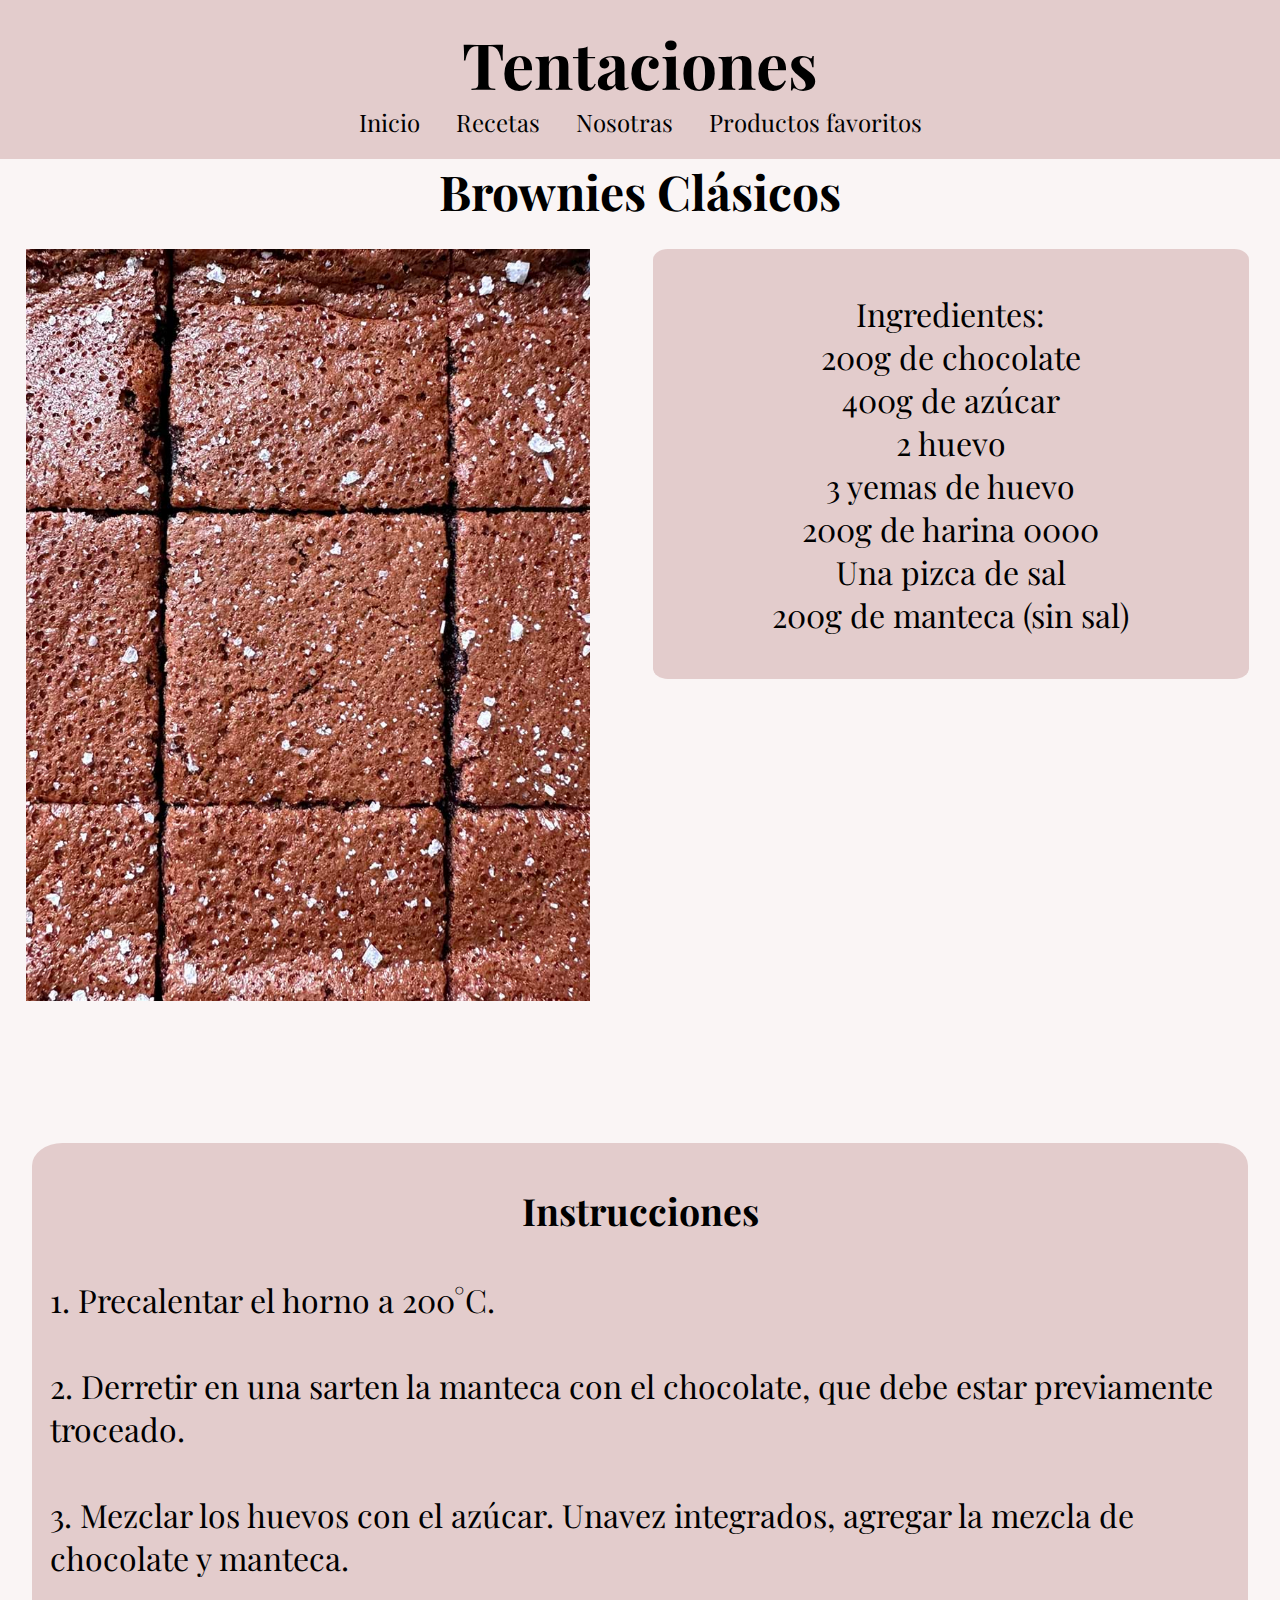
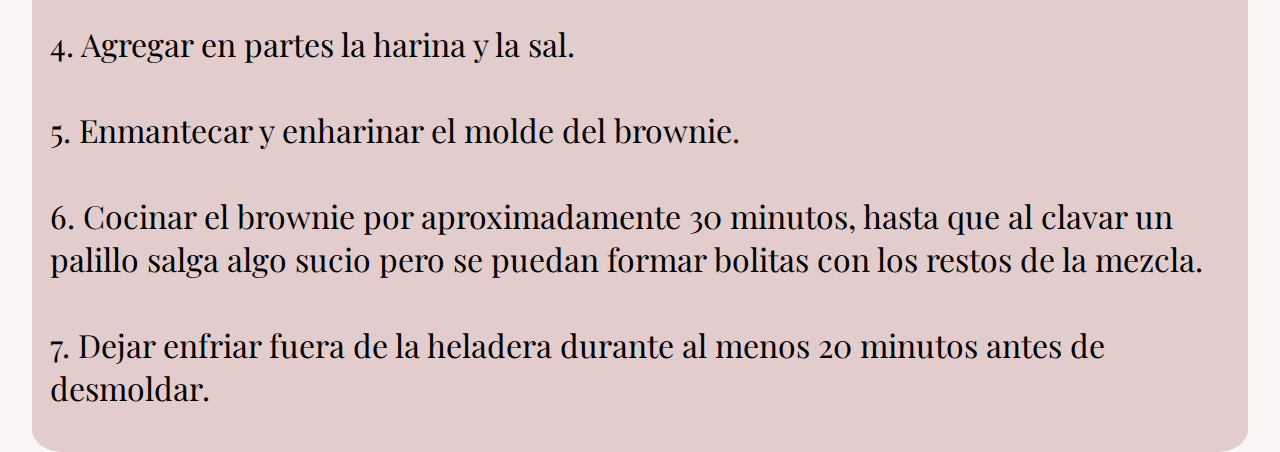
<file: receta1.html>
<html lang="en">
  <head>
    <meta charset="UTF-8">
    <meta http-equiv="X-UA-Compatible" content="IE=edge">
    <meta name="viewport" content="width=device-width, initial-scale=1.0">
    <title>Document</title>
    <link href="style.css" rel="stylesheet" type="text/css">

    <link rel="preconnect" href="https://fonts.googleapis.com">
    <link rel="preconnect" href="https://fonts.gstatic.com" crossorigin>
    <link href="https://fonts.googleapis.com/css2?family=Playfair+Display:ital,wght@0,400..900;1,400..900&display=swap"
      rel="stylesheet">
  </head>

<body>
  <header>
    <nav>
      <br>
        <a href="index.html" class="botoninicio">
        <h1>Tentaciones</h1>
        </a>
      <div class="menu1">
        <a href="index.html" class="boton">Inicio</a>
        <a href="seccion2.html" class="boton">Recetas</a>
        <a href="seccion3.html" class="boton">Nosotras</a>
        <a href="seccion4.html" class="boton">Productos favoritos</a>
    </nav>
    </div>
    <br>
  </header>

  <main>
    <h2>Brownies Clásicos</h2>
    <div class="grid-receta1">
      <div class="grid-receta-images">
        <img src="images/brownie clásico.jpg" alt="brownie">
      </div>
      <div class="grid-receta-ing">
        <br>
        <p>Ingredientes:</p>
        <p>200g de chocolate</p>
        <p>400g de azúcar</p>
        <p>2 huevo</p>
        <p>3 yemas de huevo</p>
        <p>200g de harina 0000</p>
        <p>Una pizca de sal</p>
        <P>200g de manteca (sin sal)</P>
        <br>
      </div>
    </div>
    <div class="grid-receta2">
      <br>
      <h3>Instrucciones</h3>
      <br>
      <div class="grid-receta2-texto">
        <p>1. Precalentar el horno a 200°C.</p>
        <br>
        <p>2. Derretir en una sarten la manteca con el chocolate, que debe estar previamente troceado.</p>
        <br>
        <p>3. Mezclar los huevos con el azúcar. Unavez integrados, agregar la mezcla de chocolate y manteca.</p>
        <br>
        <p>4. Agregar en partes la harina y la sal.</p>
        <br>
        <p>5. Enmantecar y enharinar el molde del brownie.</p>
        <br>
        <p>6. Cocinar el brownie por aproximadamente 30 minutos, hasta que al clavar un palillo salga algo sucio pero se puedan formar bolitas con los restos de la mezcla.</p>
        <br>
        <p>7. Dejar enfriar fuera de la heladera durante al menos 20 minutos antes de desmoldar.</p>
        <br>
      </div>
    </div>
  </main>
</body>
</html>
</file>
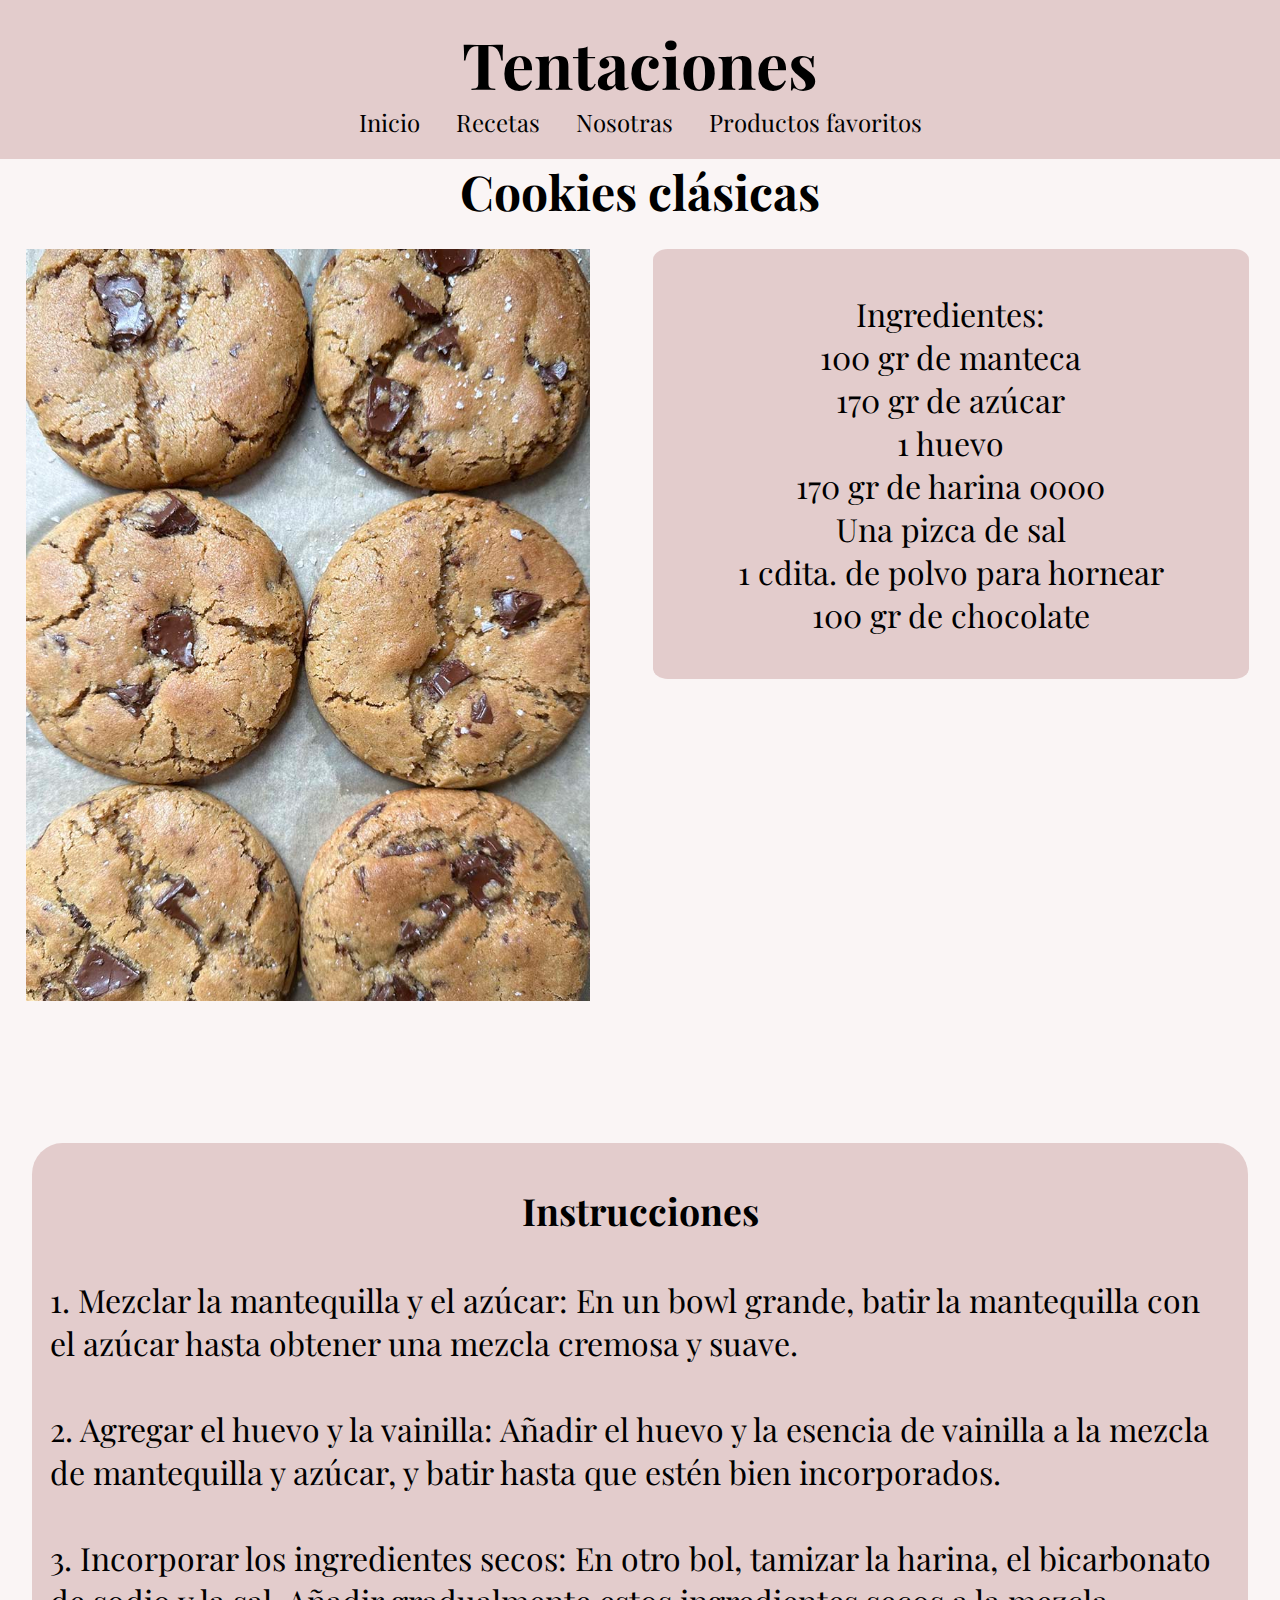
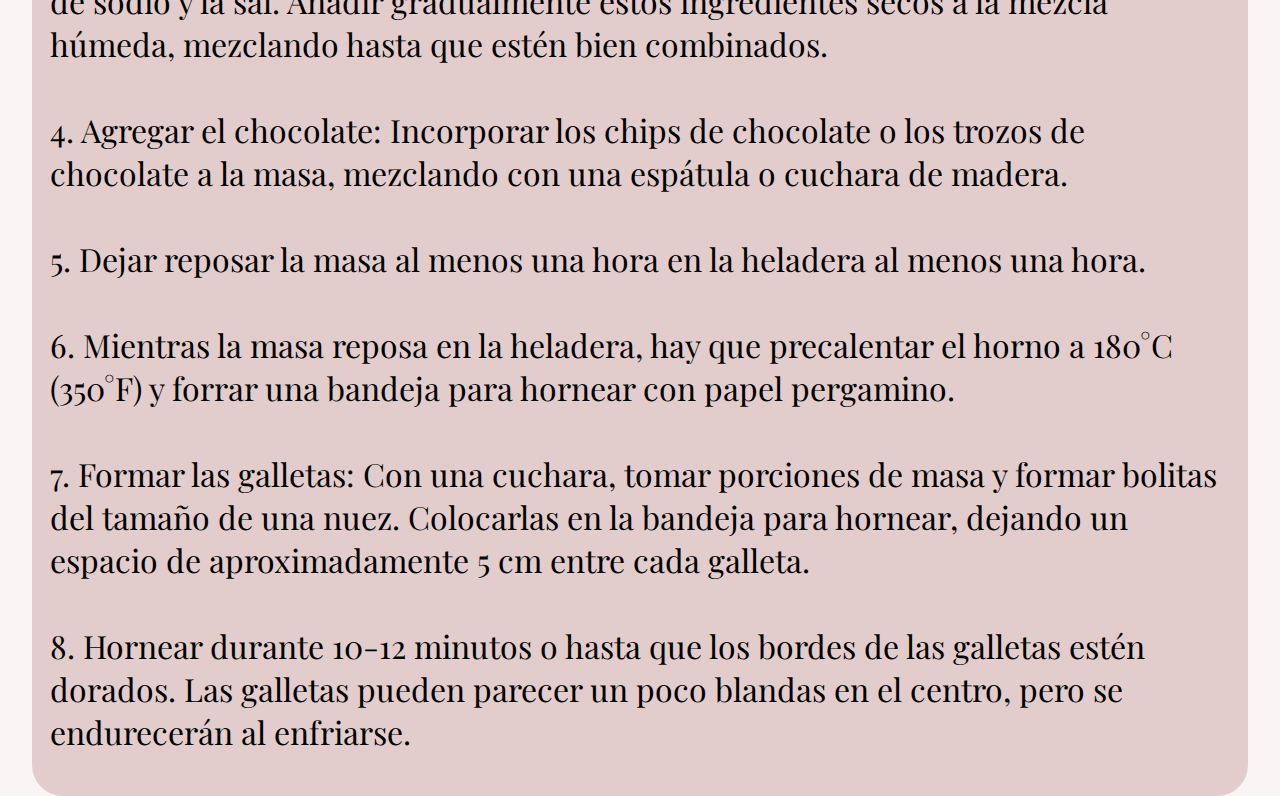
<file: receta3.html>
<html lang="en">

<head>
  <meta charset="UTF-8">
  <meta http-equiv="X-UA-Compatible" content="IE=edge">
  <meta name="viewport" content="width=device-width, initial-scale=1.0">
  <title>Tentaciones</title>
  <link href="style.css" rel="stylesheet" type="text/css">

  <link rel="preconnect" href="https://fonts.googleapis.com">
  <link rel="preconnect" href="https://fonts.gstatic.com" crossorigin>
  <link href="https://fonts.googleapis.com/css2?family=Playfair+Display:ital,wght@0,400..900;1,400..900&display=swap"
    rel="stylesheet">
</head>
  
  <body>
    <header>
      <nav>
        <br>
          <a href="index.html" class="botoninicio">
          <h1>Tentaciones</h1>
          </a>
        <div class="menu1">
          <a href="index.html" class="boton">Inicio</a>
          <a href="seccion2.html" class="boton">Recetas</a>
          <a href="seccion3.html" class="boton">Nosotras</a>
          <a href="seccion4.html" class="boton">Productos favoritos</a>
      </nav>
      </div>
      <br>
    </header>

    <main>
      <h2>Cookies clásicas</h2>
      <div class="grid-receta1">
        <div class="grid-receta-images">
          <img src="images/cookies clasicas.jpg" alt="brownie">
        </div>
        <div class="grid-receta-ing">
          <br>
          <p>Ingredientes:</p>
          <p>100 gr de manteca</p>
          <p>170 gr de azúcar</p>
          <p>1 huevo</p>
          <p>170 gr de harina 0000</p>
          <p>Una pizca de sal</p>
          <P>1 cdita. de polvo para hornear</P>
          <P>100 gr de chocolate</P>
          <br>
        </div>
      </div>
      <div class="grid-receta2">
        <br>
        <h3>Instrucciones</h3>
        <br>
        <div class="grid-receta2-texto">
          <p>1. Mezclar la mantequilla y el azúcar: En un bowl grande, batir la mantequilla con el azúcar hasta obtener una mezcla cremosa y suave.</p>
          <br>
          <p>2. Agregar el huevo y la vainilla: Añadir el huevo y la esencia de vainilla a la mezcla de mantequilla y azúcar, y batir hasta que estén bien incorporados.</p>
          <br>
          <p>3. Incorporar los ingredientes secos: En otro bol, tamizar la harina, el bicarbonato de sodio y la sal. Añadir gradualmente estos ingredientes secos a la mezcla húmeda, mezclando hasta que estén bien combinados.</p>
          <br>
          <p>4. Agregar el chocolate: Incorporar los chips de chocolate o los trozos de chocolate a la masa, mezclando con una espátula o cuchara de madera.</p>
          <br>
          <p>5. Dejar reposar la masa al menos una hora en la heladera al menos una hora.</p>
          <br>
          <p>6. Mientras la masa reposa en la heladera, hay que precalentar el horno a 180°C (350°F) y forrar una bandeja para hornear con papel pergamino.</p>
          <br>
          <p>7. Formar las galletas: Con una cuchara, tomar porciones de masa y formar bolitas del tamaño de una nuez. Colocarlas en la bandeja para hornear, dejando un espacio de aproximadamente 5 cm entre cada galleta.</p>
          <br>
          <p>8. Hornear durante 10-12 minutos o hasta que los bordes de las galletas estén dorados. Las galletas pueden parecer un poco blandas en el centro, pero se endurecerán al enfriarse.</p>
          <br>
        </div>
      </div>
    </main>
  </body>
  </html>
</file>
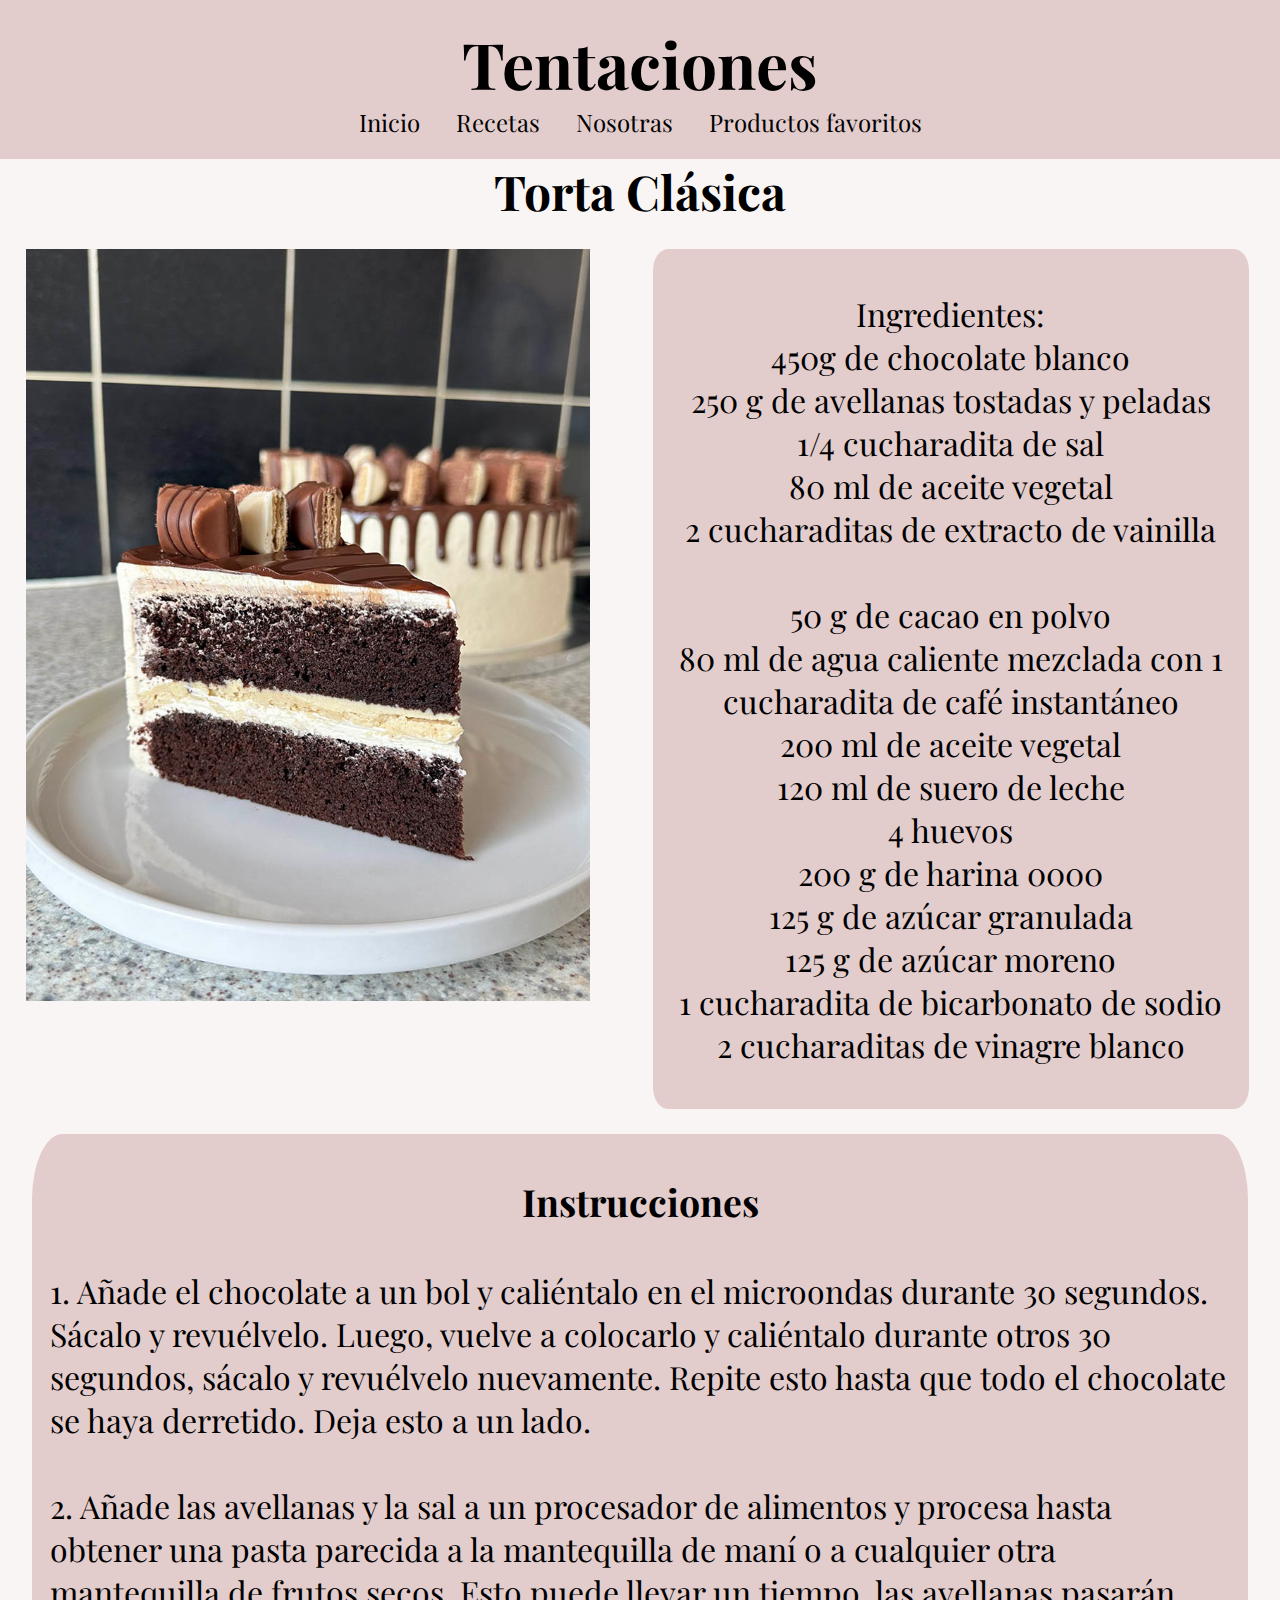
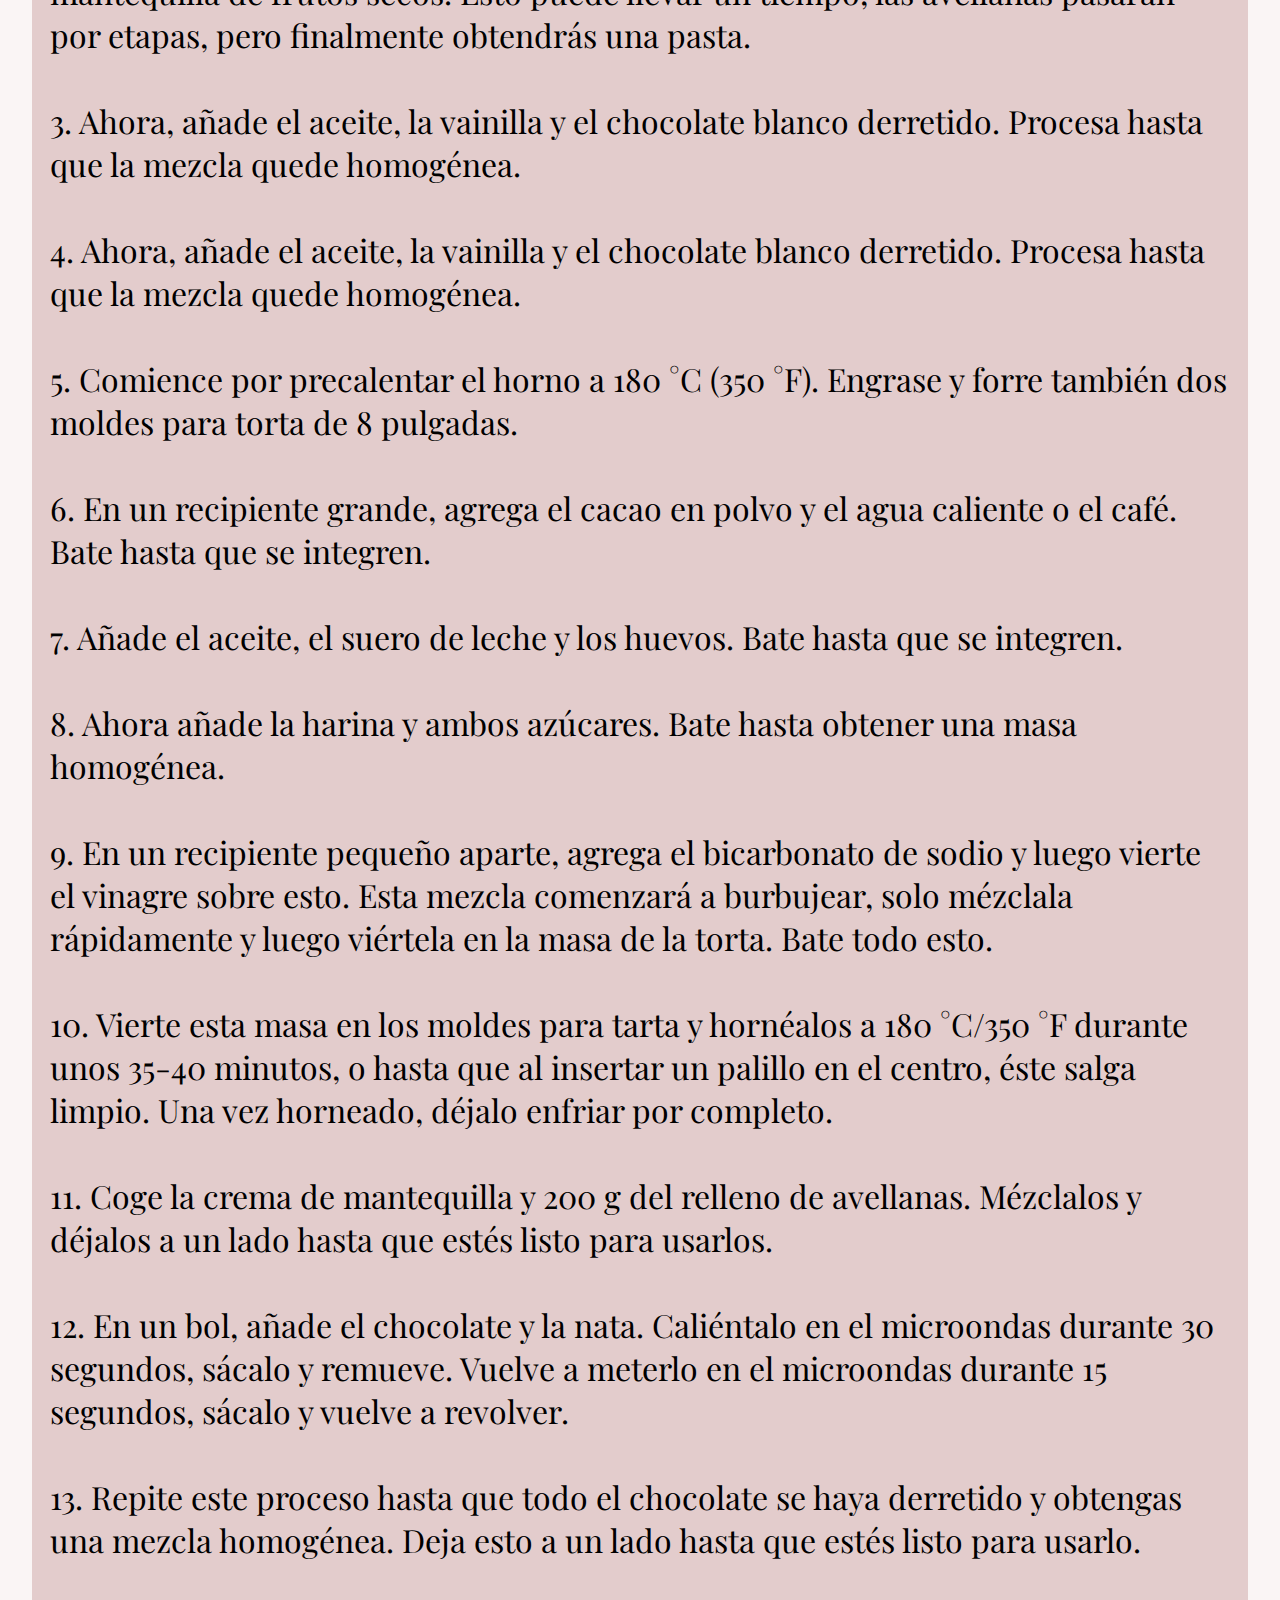
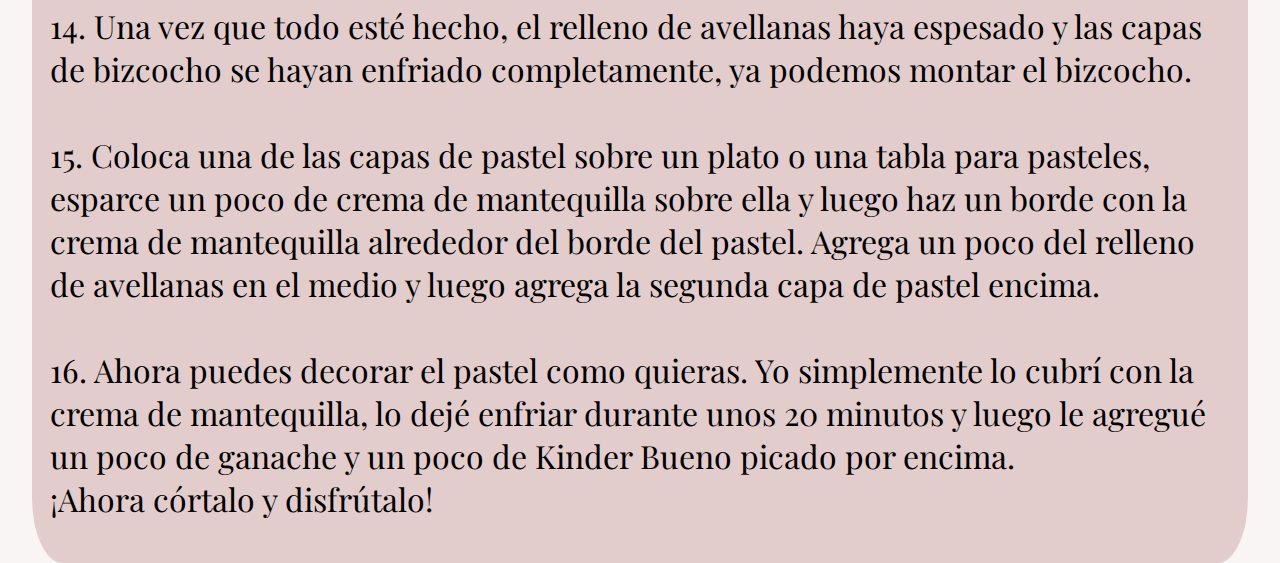
<file: receta4.html>
<html lang="en">
  <head>
    <meta charset="UTF-8">
    <meta http-equiv="X-UA-Compatible" content="IE=edge">
    <meta name="viewport" content="width=device-width, initial-scale=1.0">
    <title>Document</title>
    <link href="style.css" rel="stylesheet" type="text/css">

    <link rel="preconnect" href="https://fonts.googleapis.com">
    <link rel="preconnect" href="https://fonts.gstatic.com" crossorigin>
    <link href="https://fonts.googleapis.com/css2?family=Playfair+Display:ital,wght@0,400..900;1,400..900&display=swap"
      rel="stylesheet">
  </head>

<body>
  <header>
    <nav>
      <br>
        <a href="index.html" class="botoninicio">
        <h1>Tentaciones</h1>
        </a>
      <div class="menu1">
        <a href="index.html" class="boton">Inicio</a>
        <a href="seccion2.html" class="boton">Recetas</a>
        <a href="seccion3.html" class="boton">Nosotras</a>
        <a href="seccion4.html" class="boton">Productos favoritos</a>
    </nav>
    </div>
    <br>
  </header>

  <main>
    <h2>Torta Clásica</h2>
    <div class="grid-receta1">
      <div class="grid-receta4-images">
        <img src="images/torta kinder.jpg" alt="brownie">
      </div>
      <div class="grid-receta4-ing">
        <br>
        <p>Ingredientes:</p>
        <p>450g de chocolate blanco</p>
        <p>250 g de avellanas tostadas y peladas</p>
        <p>1/4 cucharadita de sal</p>
        <p>80 ml de aceite vegetal</p>
        <p>2 cucharaditas de extracto de vainilla</p>
        <br>
        <P>50 g de cacao en polvo</P>
        <p>80 ml de agua caliente mezclada con 1 cucharadita de café instantáneo</p>
        <p>200 ml de aceite vegetal</p>
        <p>120 ml de suero de leche</p>
        <p>4 huevos</p>
        <p>200 g de harina 0000</p>
        <p>125 g de azúcar granulada</p>
        <p>125 g de azúcar moreno</p>
        <p>1 cucharadita de bicarbonato de sodio</p>
        <p>2 cucharaditas de vinagre blanco</p>
        <br>
      </div>
    </div>
    <div class="grid-receta2">
      <br>
      <h3>Instrucciones</h3>
      <br>
      <div class="grid-receta2-texto">
        <p>1. Añade el chocolate a un bol y caliéntalo en el microondas durante 30 segundos. Sácalo y revuélvelo. Luego, vuelve a colocarlo y caliéntalo durante otros 30 segundos, sácalo y revuélvelo nuevamente. Repite esto hasta que todo el chocolate se haya derretido. Deja esto a un lado.</p>
        <br>
        <p>2. Añade las avellanas y la sal a un procesador de alimentos y procesa hasta obtener una pasta parecida a la mantequilla de maní o a cualquier otra mantequilla de frutos secos. Esto puede llevar un tiempo, las avellanas pasarán por etapas, pero finalmente obtendrás una pasta.</p>
        <br>
        <p>3. Ahora, añade el aceite, la vainilla y el chocolate blanco derretido. Procesa hasta que la mezcla quede homogénea.</p>
        <br>
        <p>4. Ahora, añade el aceite, la vainilla y el chocolate blanco derretido. Procesa hasta que la mezcla quede homogénea.</p>
        <br>
        <p>5. Comience por precalentar el horno a 180 °C (350 °F). Engrase y forre también dos moldes para torta de 8 pulgadas.</p>
        <br>
        <p>6. En un recipiente grande, agrega el cacao en polvo y el agua caliente o el café. Bate hasta que se integren.</p>
        <br>
        <p>7. Añade el aceite, el suero de leche y los huevos. Bate hasta que se integren.</p>
        <br>
        <p>8. Ahora añade la harina y ambos azúcares. Bate hasta obtener una masa homogénea.</p>
        <br>
        <p>9. En un recipiente pequeño aparte, agrega el bicarbonato de sodio y luego vierte el vinagre sobre esto. Esta mezcla comenzará a burbujear, solo mézclala rápidamente y luego viértela en la masa de la torta. Bate todo esto.</p>
        <br>
        <p>10. Vierte esta masa en los moldes para tarta y hornéalos a 180 °C/350 °F durante unos 35-40 minutos, o hasta que al insertar un palillo en el centro, éste salga limpio. Una vez horneado, déjalo enfriar por completo.</p>
        <br>
        <p>11. Coge la crema de mantequilla y 200 g del relleno de avellanas. Mézclalos y déjalos a un lado hasta que estés listo para usarlos.</p>
        <br>
        <p>12. En un bol, añade el chocolate y la nata. Caliéntalo en el microondas durante 30 segundos, sácalo y remueve. Vuelve a meterlo en el microondas durante 15 segundos, sácalo y vuelve a revolver.</p>
        <br>
        <p>13. Repite este proceso hasta que todo el chocolate se haya derretido y obtengas una mezcla homogénea. Deja esto a un lado hasta que estés listo para usarlo.</p>
        <br>
        <p>14. Una vez que todo esté hecho, el relleno de avellanas haya espesado y las capas de bizcocho se hayan enfriado completamente, ya podemos montar el bizcocho.</p>
        <br>
        <p>15. Coloca una de las capas de pastel sobre un plato o una tabla para pasteles, esparce un poco de crema de mantequilla sobre ella y luego haz un borde con la crema de mantequilla alrededor del borde del pastel. Agrega un poco del relleno de avellanas en el medio y luego agrega la segunda capa de pastel encima.</p>
        <br>
        <p>16. Ahora puedes decorar el pastel como quieras. Yo simplemente lo cubrí con la crema de mantequilla, lo dejé enfriar durante unos 20 minutos y luego le agregué un poco de ganache y un poco de Kinder Bueno picado por encima.
</p>
        <p>¡Ahora córtalo y disfrútalo!</p>
        <br>
      </div>
    </div>
  </main>
</body>
</html>
</file>
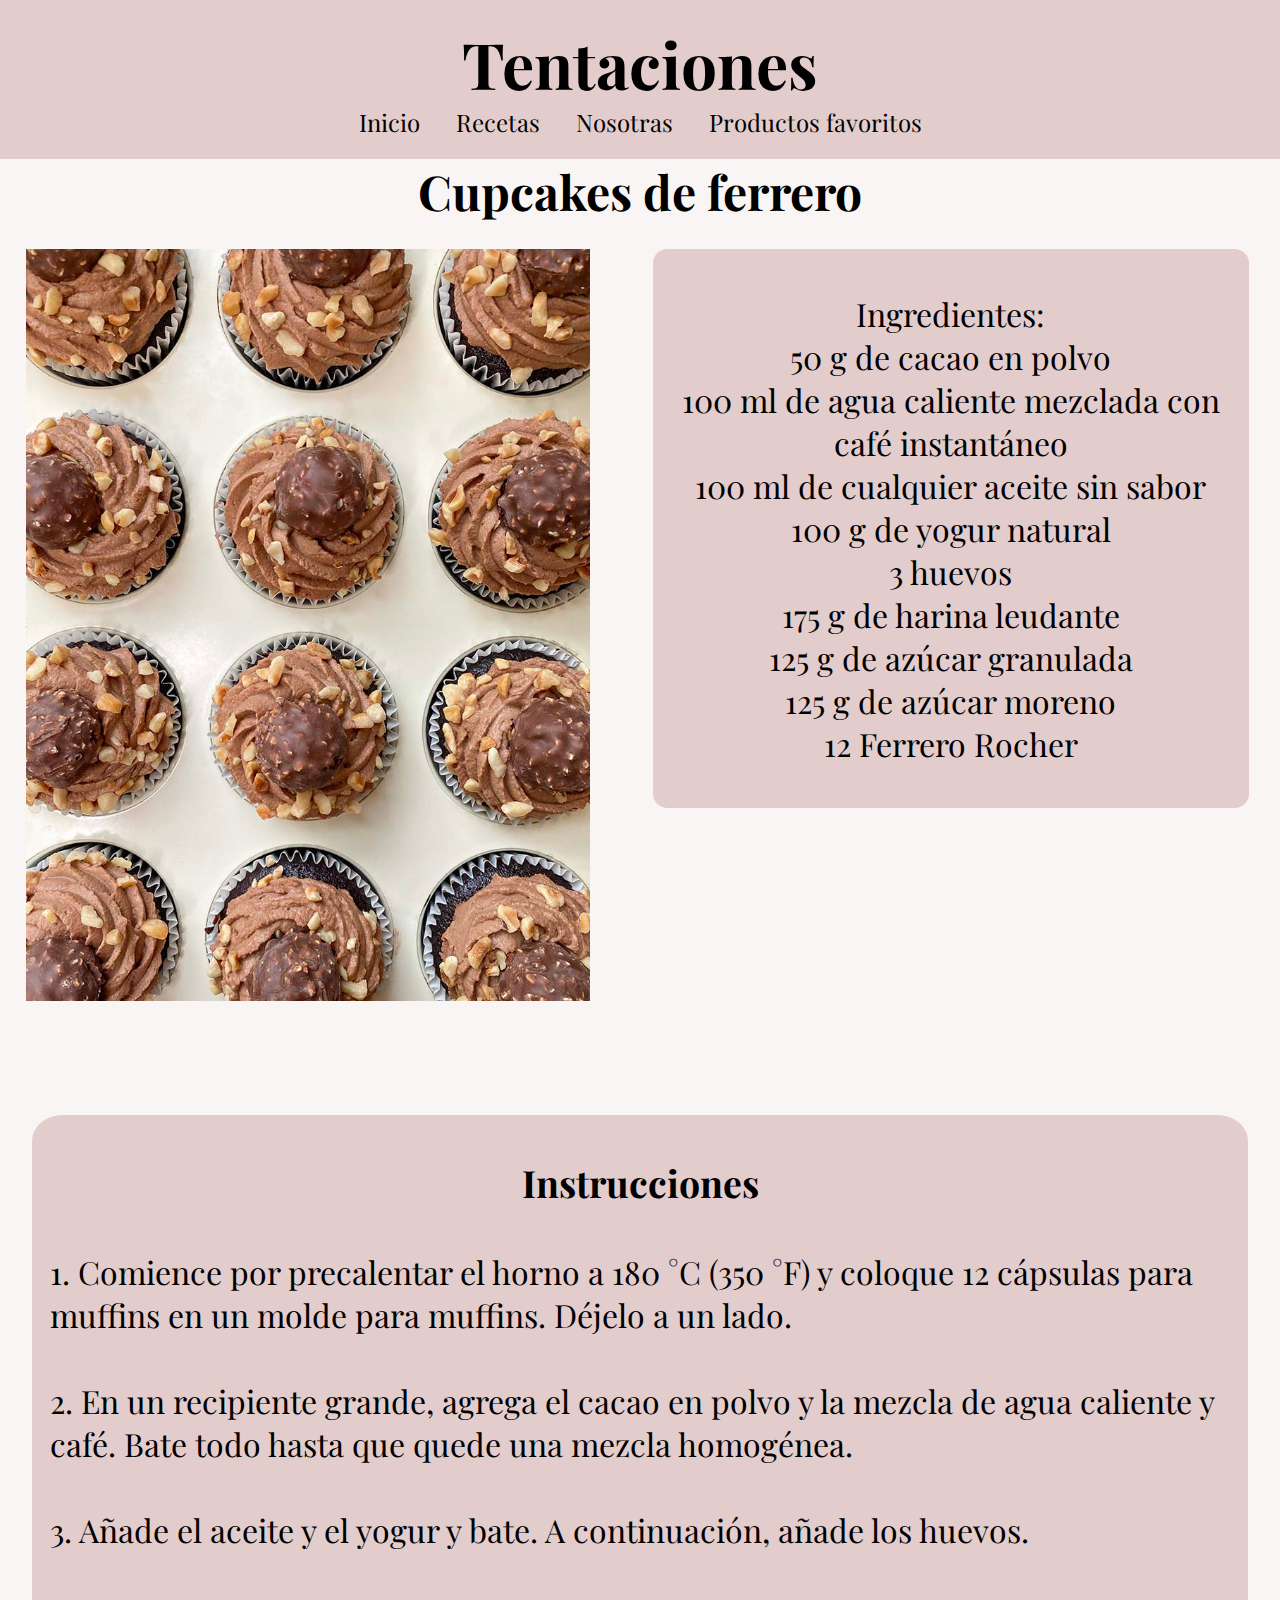
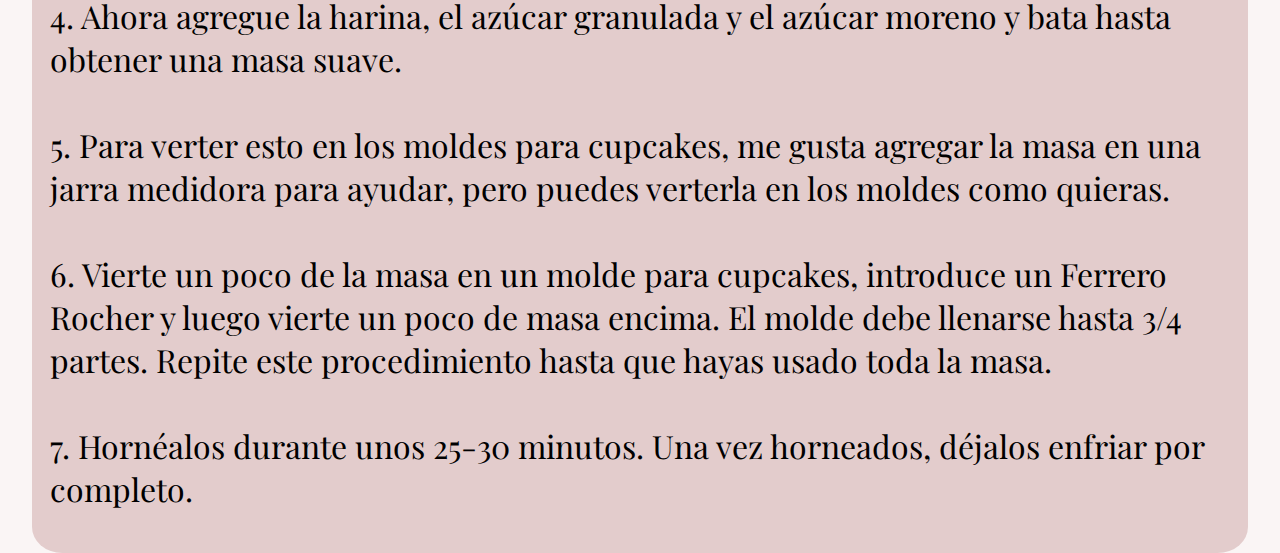
<file: receta5.html>
<html lang="en">

<head>
  <meta charset="UTF-8">
  <meta http-equiv="X-UA-Compatible" content="IE=edge">
  <meta name="viewport" content="width=device-width, initial-scale=1.0">
  <title>Tentaciones</title>
  <link href="style.css" rel="stylesheet" type="text/css">

  <link rel="preconnect" href="https://fonts.googleapis.com">
  <link rel="preconnect" href="https://fonts.gstatic.com" crossorigin>
  <link href="https://fonts.googleapis.com/css2?family=Playfair+Display:ital,wght@0,400..900;1,400..900&display=swap"
    rel="stylesheet">
</head>

  <body>
    <header>
      <nav>
        <br>
          <a href="index.html" class="botoninicio">
          <h1>Tentaciones</h1>
          </a>
        <div class="menu1">
          <a href="index.html" class="boton">Inicio</a>
          <a href="seccion2.html" class="boton">Recetas</a>
          <a href="seccion3.html" class="boton">Nosotras</a>
          <a href="seccion4.html" class="boton">Productos favoritos</a>
      </nav>
      </div>
      <br>
    </header>

    <main>
      <h2>Cupcakes de ferrero</h2>
      <div class="grid-receta1">
        <div class="grid-receta5-images">
          <img src="images/ferrero cupcakes.jpg" alt="brownie">
        </div>
        <div class="grid-receta5-ing">
          <br>
          <p>Ingredientes:</p>
          <p>50 g de cacao en polvo</p>
          <p>100 ml de agua caliente mezclada con café instantáneo</p>
          <p>100 ml de cualquier aceite sin sabor</p>
          <p>100 g de yogur natural</p>
          <p>3 huevos</p>
          <P>175 g de harina leudante</P>
          <P>125 g de azúcar granulada</P>
          <p>125 g de azúcar moreno</p>
          <p>12 Ferrero Rocher</p>
          <br>
        </div>
      </div>
      <div class="grid-receta2">
        <br>
        <h3>Instrucciones</h3>
        <br>
        <div class="grid-receta2-texto">
          <p>1. Comience por precalentar el horno a 180 °C (350 °F) y coloque 12 cápsulas para muffins en un molde para muffins. Déjelo a un lado.</p>
          <br>
          <p>2. En un recipiente grande, agrega el cacao en polvo y la mezcla de agua caliente y café. Bate todo hasta que quede una mezcla homogénea.</p>
          <br>
          <p>3. Añade el aceite y el yogur y bate. A continuación, añade los huevos.</p>
          <br>
          <p>4. Ahora agregue la harina, el azúcar granulada y el azúcar moreno y bata hasta obtener una masa suave.</p>
          <br>
          <p>5. Para verter esto en los moldes para cupcakes, me gusta agregar la masa en una jarra medidora para ayudar, pero puedes verterla en los moldes como quieras.</p>
          <br>
          <p>6. Vierte un poco de la masa en un molde para cupcakes, introduce un Ferrero Rocher y luego vierte un poco de masa encima. El molde debe llenarse hasta 3/4 partes. Repite este procedimiento hasta que hayas usado toda la masa.</p>
          <br>
          <p>7. Hornéalos durante unos 25-30 minutos. Una vez horneados, déjalos enfriar por completo.</p>
          <br>
        </div>
      </div>
    </main>
  </body>
  </html>
</file>
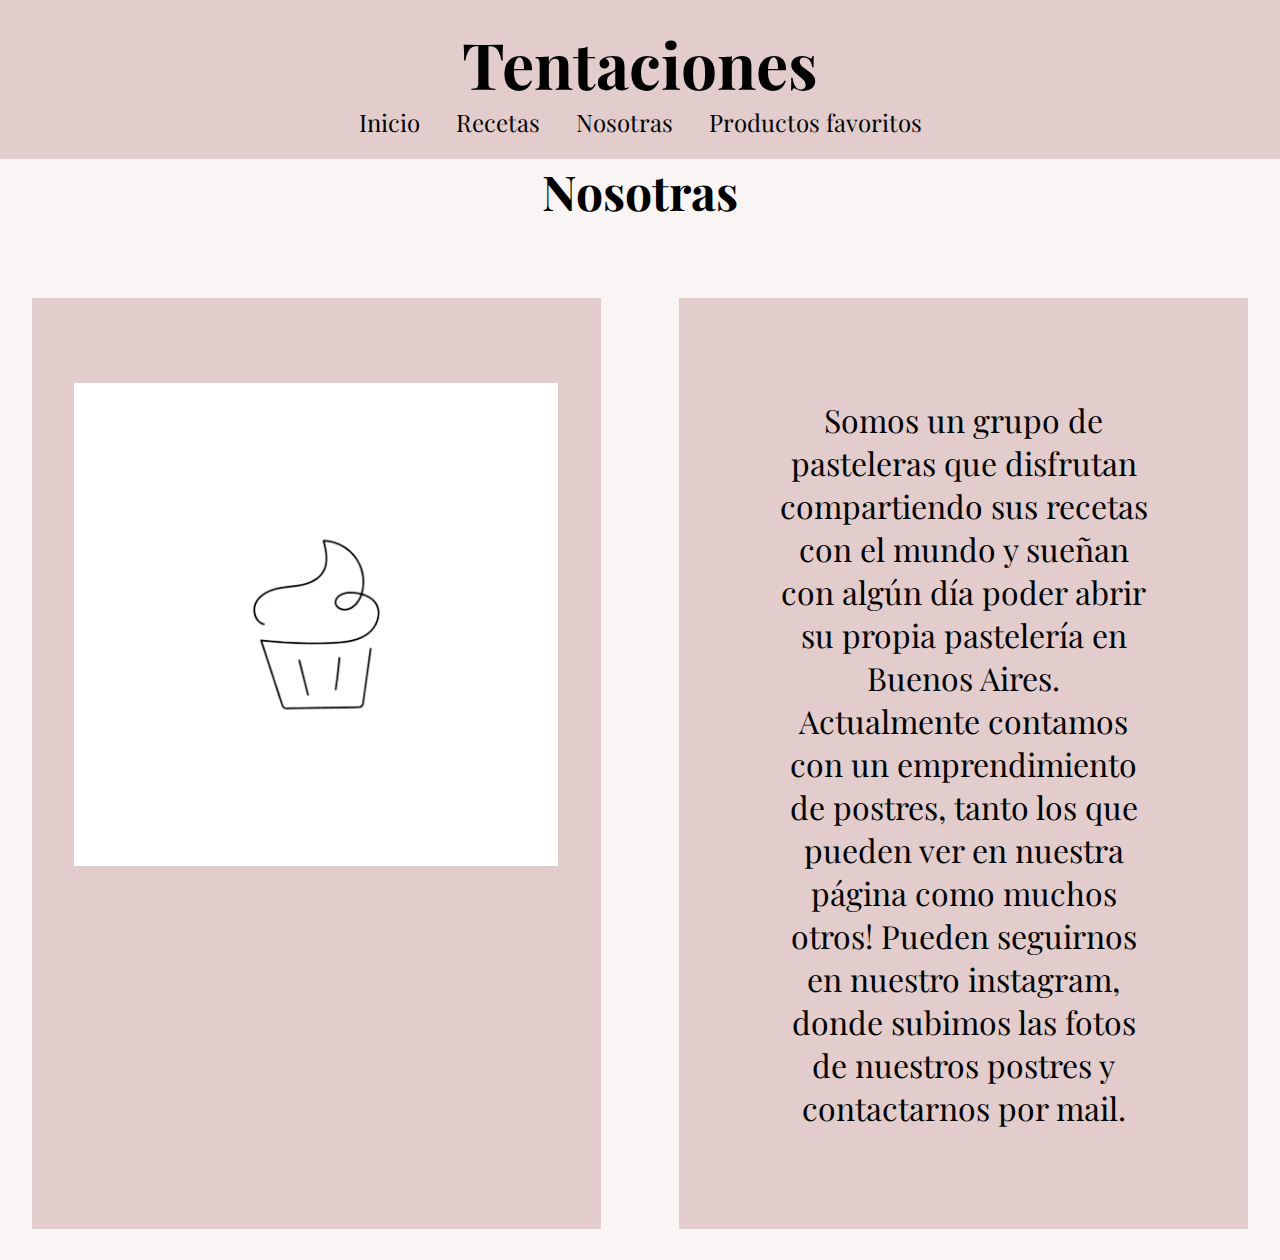
<file: seccion3.html>
<head>
  <meta charset="UTF-8">
  <meta http-equiv="X-UA-Compatible" content="IE=edge">
  <meta name="viewport" content="width=device-width, initial-scale=1.0">
  <title>Document</title>
  <link href="style.css" rel="stylesheet" type="text/css">

  <link rel="preconnect" href="https://fonts.googleapis.com">
  <link rel="preconnect" href="https://fonts.gstatic.com" crossorigin>
  <link href="https://fonts.googleapis.com/css2?family=Playfair+Display:ital,wght@0,400..900;1,400..900&display=swap"
    rel="stylesheet">
</head>

<body>
  <header>
    <nav>
      <br>
        <a href="index.html" class="botoninicio">
        <h1>Tentaciones</h1>
        </a>
      <div class="menu1">
        <a href="index.html" class="boton">Inicio</a>
        <a href="seccion2.html" class="boton">Recetas</a>
        <a href="seccion3.html" class="boton">Nosotras</a>
        <a href="seccion4.html" class="boton">Productos favoritos</a>
    </nav>
    </div>
    <br>
  </header>
  <main>
    <h2>Nosotras</h2>
    <br>
    <div class="grid-nosotras-container">

      <div class="grid-nosotras-item">
        <img src="images/f0e5b4364a23731739449fcfca02aaac-removebg-preview (1).png" alt="logo">
      </div>

      <div class="grid-nosotras-texto">
        <p>Somos un grupo de pasteleras que disfrutan compartiendo sus recetas con el mundo y sueñan con algún día poder abrir su propia pastelería en Buenos Aires.
        Actualmente contamos con un emprendimiento de postres, tanto los que pueden ver en nuestra página como muchos otros!
        Pueden seguirnos en nuestro instagram, donde subimos las fotos de nuestros postres y contactarnos por mail.
</p>
      </div>

    </div>
  </main>
</body>
</html>
</file>
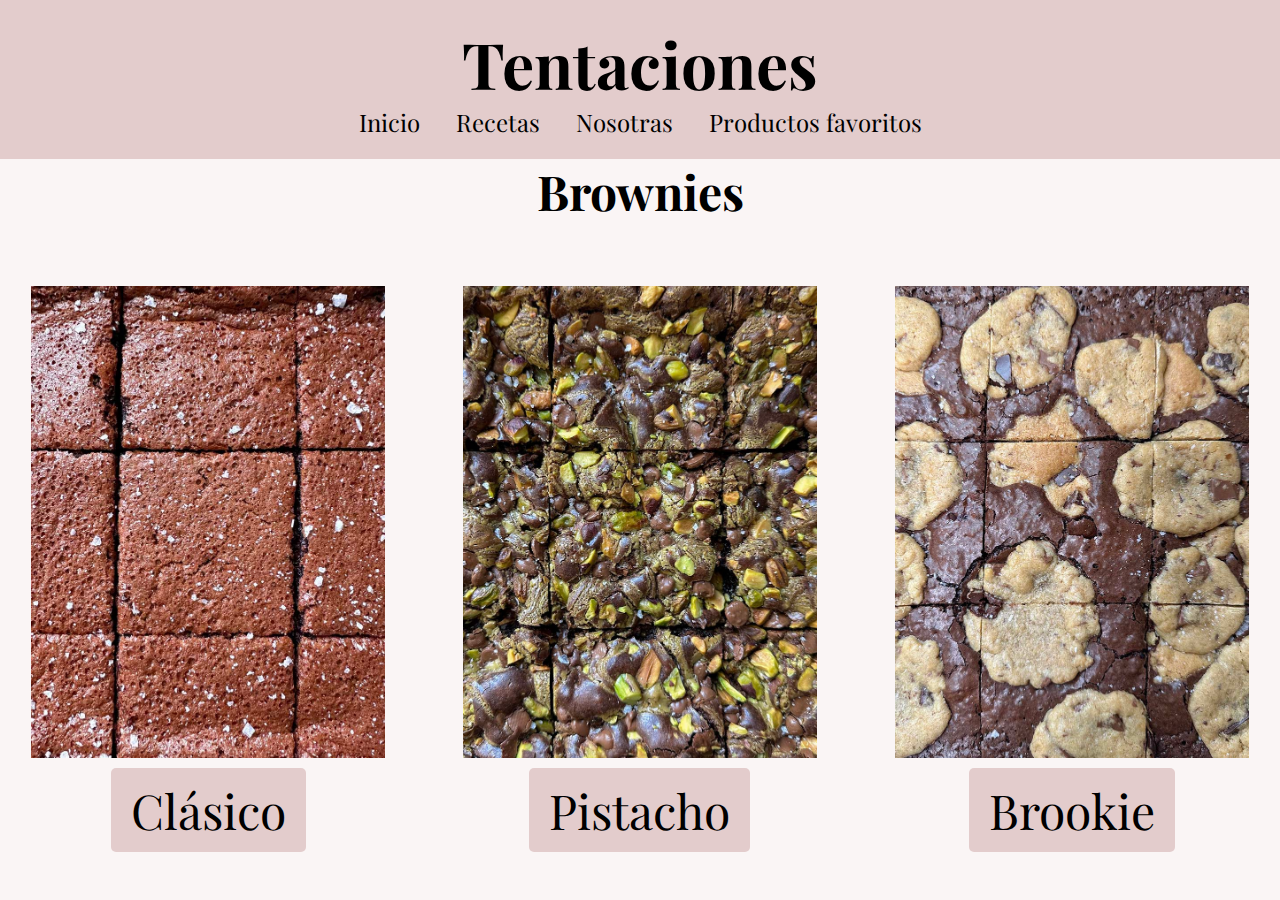
<file: seccionI.html>
<html lang="en">

<head>
  <meta charset="UTF-8">
  <meta http-equiv="X-UA-Compatible" content="IE=edge">
  <meta name="viewport" content="width=device-width, initial-scale=1.0">
  <title>Document</title>
  <link href="style.css" rel="stylesheet" type="text/css">

  <link rel="preconnect" href="https://fonts.googleapis.com">
  <link rel="preconnect" href="https://fonts.gstatic.com" crossorigin>
  <link href="https://fonts.googleapis.com/css2?family=Playfair+Display:ital,wght@0,400..900;1,400..900&display=swap"
    rel="stylesheet">
</head>

<body>
  <header>
    <nav>
      <br>
        <a href="index.html" class="botoninicio">
        <h1>Tentaciones</h1>
        </a>
      <div class="menu1">
        <a href="index.html" class="boton">Inicio</a>
        <a href="seccion2.html" class="boton">Recetas</a>
        <a href="seccion3.html" class="boton">Nosotras</a>
        <a href="seccion4.html" class="boton">Productos favoritos</a>
    </nav>
    </div>
    <br>
  </header>


  <main>
    <h2>Brownies</h2>
    <br>
    <div class="grid-brownie">

      <div class="grid-brownie-images">
        <img src="images/brownie clásico.jpg" alt="Brownie Clásico">

        <a href="receta1.html" class="boton2">Clásico</button></a>
      </div>

      <div class="grid-brownie-images">
        <img src="images/brownie pistacho.jpg" alt="Brownie Pistacho">

        <a href="receta2.html" class="boton2">Pistacho</button></a>
      </div>

      <div class="grid-brownie-images">
        <img src="images/brookies.jpg" alt="Brookie">

        <a href="receta2.html" class="boton2">Brookie</button></a>
      </div>
    </div>
  </main>

</body>

</html>
</file>
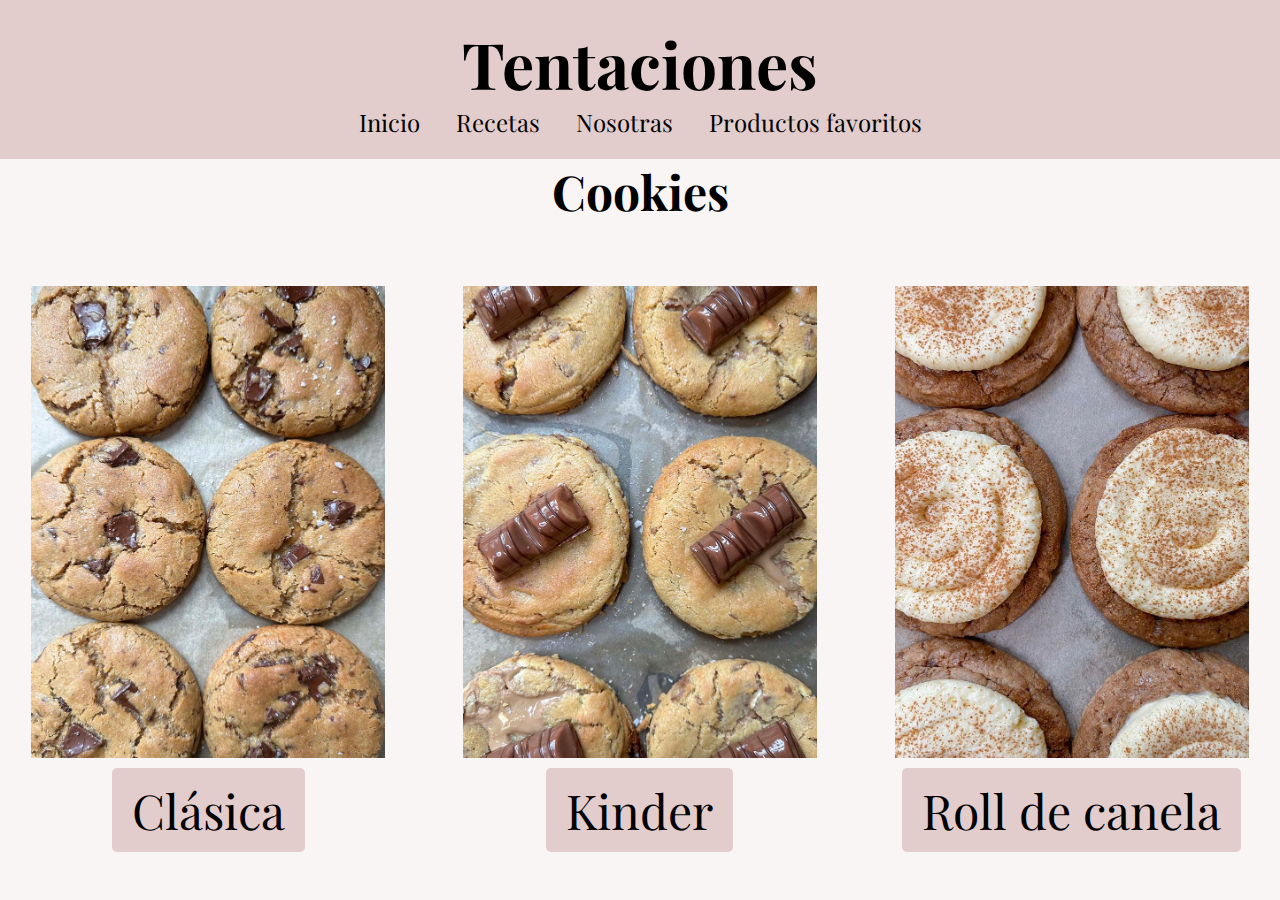
<file: seccionII.html>
<html lang="en">

<head>
  <meta charset="UTF-8">
  <meta http-equiv="X-UA-Compatible" content="IE=edge">
  <meta name="viewport" content="width=device-width, initial-scale=1.0">
  <title>Document</title>
  <link href="style.css" rel="stylesheet" type="text/css">

  <link rel="preconnect" href="https://fonts.googleapis.com">
  <link rel="preconnect" href="https://fonts.gstatic.com" crossorigin>
  <link href="https://fonts.googleapis.com/css2?family=Playfair+Display:ital,wght@0,400..900;1,400..900&display=swap"
    rel="stylesheet">
</head>

<body>
  <header>
    <nav>
      <br>
        <a href="index.html" class="botoninicio">
        <h1>Tentaciones</h1>
        </a>
      <div class="menu1">
        <a href="index.html" class="boton">Inicio</a>
        <a href="seccion2.html" class="boton">Recetas</a>
        <a href="seccion3.html" class="boton">Nosotras</a>
        <a href="seccion4.html" class="boton">Productos favoritos</a>
    </nav>
    </div>
    <br>
  </header>

  <main>
    <h2>Cookies</h2>
    <br>
    <div class="grid-brownie">

      <div class="grid-brownie-images">
        <img src="images/cookies clasicas.jpg" alt="Cookie Clásica">

        <a href="receta3.html" class="boton2">Clásica</button></a>
      </div>

      <div class="grid-brownie-images">
        <img src="images/cookies kinder.jpg" alt="Brownie Pistacho">

        <a href="receta2.html" class="boton2">Kinder</button></a>
      </div>

      <div class="grid-brownie-images">
        <img src="images/roll de canela cookies.jpg" alt="Roll de canela">

        <a href="receta2.html" class="boton2">Roll de canela</button></a>
      </div>
    </div>
  </main>

</body>

</html>
</file>
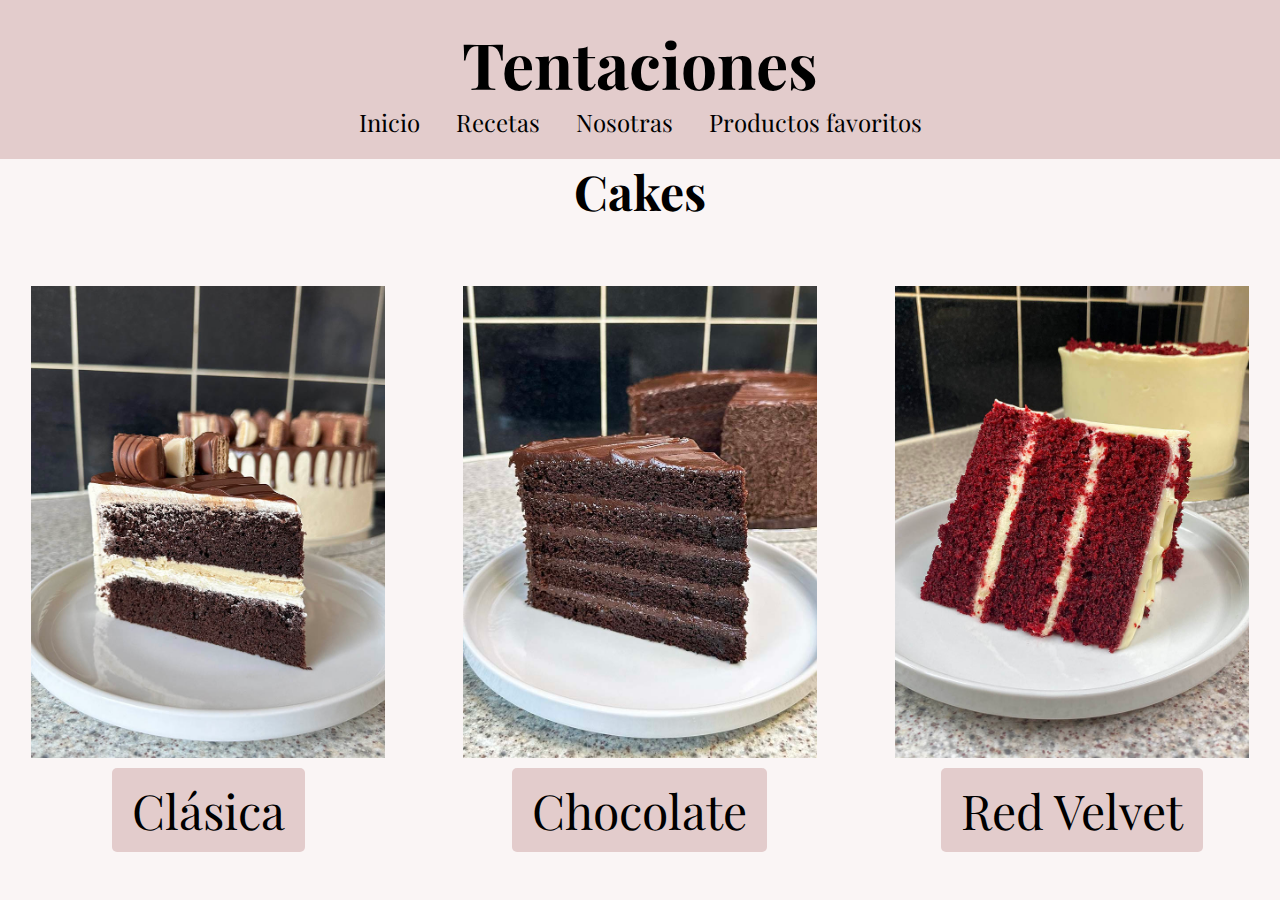
<file: seccionIII.html>
<html lang="en">

<head>
  <meta charset="UTF-8">
  <meta http-equiv="X-UA-Compatible" content="IE=edge">
  <meta name="viewport" content="width=device-width, initial-scale=1.0">
  <title>Document</title>
  <link href="style.css" rel="stylesheet" type="text/css">

  <link rel="preconnect" href="https://fonts.googleapis.com">
  <link rel="preconnect" href="https://fonts.gstatic.com" crossorigin>
  <link href="https://fonts.googleapis.com/css2?family=Playfair+Display:ital,wght@0,400..900;1,400..900&display=swap"
    rel="stylesheet">
</head>

<body>
  <header>
    <nav>
      <br>
        <a href="index.html" class="botoninicio">
        <h1>Tentaciones</h1>
        </a>
      <div class="menu1">
        <a href="index.html" class="boton">Inicio</a>
        <a href="seccion2.html" class="boton">Recetas</a>
        <a href="seccion3.html" class="boton">Nosotras</a>
        <a href="seccion4.html" class="boton">Productos favoritos</a>
    </nav>
    </div>
    <br>
  </header>

  <main>
    <h2>Cakes</h2>
    <br>
    <div class="grid-brownie">

      <div class="grid-brownie-images">
        <img src="images/torta kinder.jpg" alt="Torta Clásica">

        <a href="receta4.html" class="boton2">Clásica</button></a>
      </div>

      <div class="grid-brownie-images">
        <img src="images/torta chocolate.jpg" alt="Chocolate">

        <a href="receta2.html" class="boton2">Chocolate</button></a>
      </div>

      <div class="grid-brownie-images">
        <img src="images/red velvet.jpg" alt="Red Velvet">

        <a href="receta2.html" class="boton2">Red Velvet</button></a>
      </div>
    </div>
  </main>

</body>

</html>
</file>
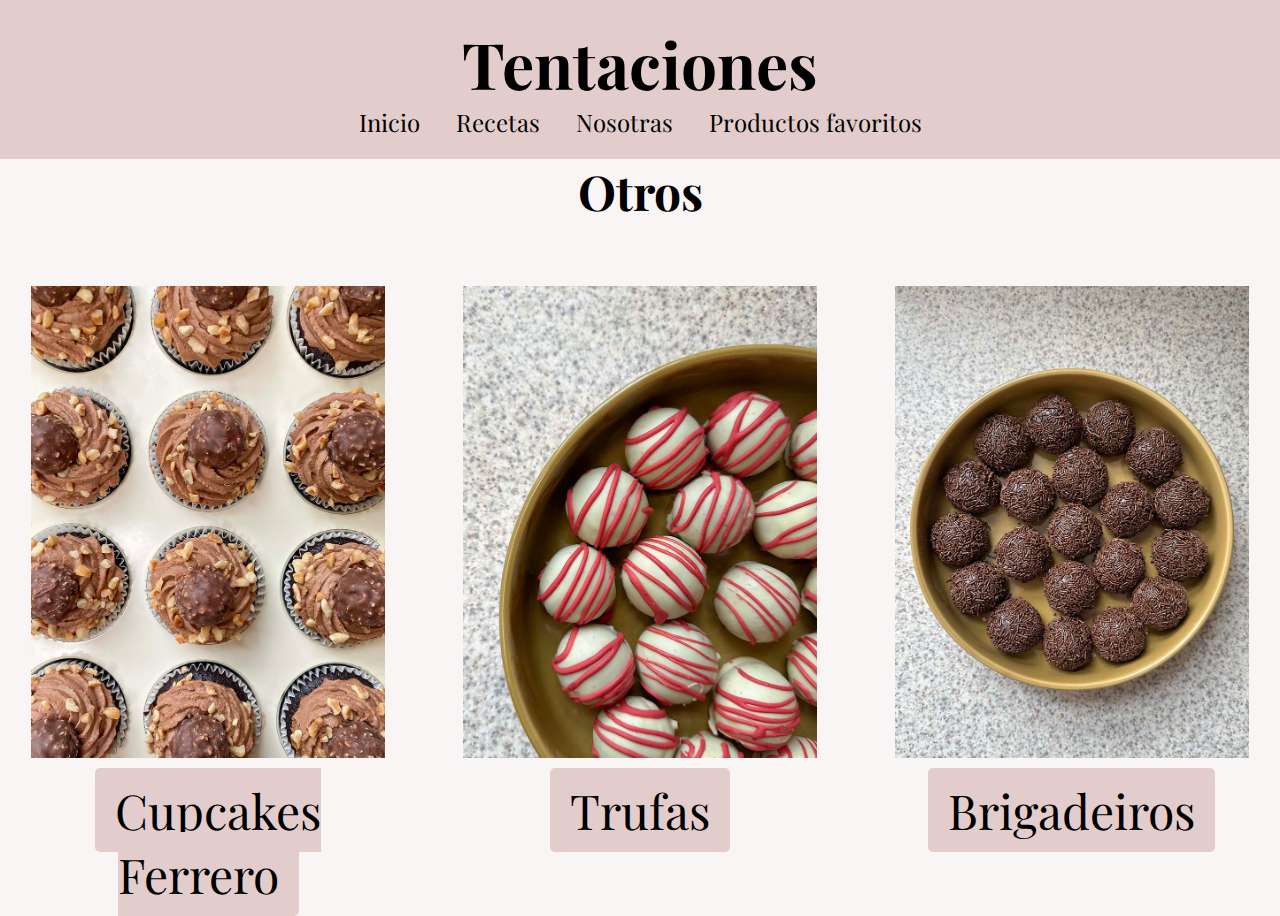
<file: seccionIV.html>
<html lang="en">

<head>
  <meta charset="UTF-8">
  <meta http-equiv="X-UA-Compatible" content="IE=edge">
  <meta name="viewport" content="width=device-width, initial-scale=1.0">
  <title>Document</title>
  <link href="style.css" rel="stylesheet" type="text/css">

  <link rel="preconnect" href="https://fonts.googleapis.com">
  <link rel="preconnect" href="https://fonts.gstatic.com" crossorigin>
  <link href="https://fonts.googleapis.com/css2?family=Playfair+Display:ital,wght@0,400..900;1,400..900&display=swap"
    rel="stylesheet">
</head>

<body>
  <header>
    <nav>
      <br>
        <a href="index.html" class="botoninicio">
        <h1>Tentaciones</h1>
        </a>
      <div class="menu1">
        <a href="index.html" class="boton">Inicio</a>
        <a href="seccion2.html" class="boton">Recetas</a>
        <a href="seccion3.html" class="boton">Nosotras</a>
        <a href="seccion4.html" class="boton">Productos favoritos</a>
    </nav>
    </div>
    <br>
  </header>

  <main>
    <h2>Otros</h2>
    <br>
    <div class="grid-brownie">

      <div class="grid-brownie-images">
        <img src="images/ferrero cupcakes.jpg" alt="Cupcakes ferrero">

        <a href="receta5.html" class="boton2">Cupcakes Ferrero</button></a>
      </div>

      <div class="grid-brownie-images">
        <img src="images/trufas.jpg" alt="Trufas">

        <a href="receta2.html" class="boton2">Trufas</button></a>
      </div>

      <div class="grid-brownie-images">
        <img src="images/brigadeiros de choco.jpg" alt="Brigadeiros">

        <a href="receta2.html" class="boton2">Brigadeiros</button></a>
      </div>
    </div>
  </main>

</body>

</html>
</file>
<file: style.css>
html {
  height: 100%;
  width: 100%;
  font-family: "Playfair Display", serif;
  font-optical-sizing: auto;
  font-weight: 700px;
  font-style: normal;
}

* {
  margin: 0;
  padding: 0;
  box-sizing: border-box;
}

img {
  max-width: 100%;
}

.grid-inicio {
  text-align: center;
  background: url(images/fondo5.jpg);
  background-position: center center;
  background-repeat: no-repeat;
  background-size: cover;
  background-attachment: fixed;
  padding: 0% 0% 30% 0%;
  color: white;

}

.grid-inicio-item {
  justify-content: center;
}

.grid-inicio-item img {
  width: 5%;
  margin-top: 5%;
}

header {
  font-size: 100%;
  background-color: #E3CCCC;
  width: 100%;
  text-align: center;
}

.logo {
  font-size: 150%;
  font-weight: bold;
  text-align: center;
  color: white;
}

nav ul {
  list-style-type: none;
  margin: 0;
  padding: 0;
  display: flex;
  color: black;

}

nav a {
  color: #000000;
  text-decoration: none;

}

nav {
  text-align: center;
  align-items: center;

}

.menu1 {
  font-size: 150%;
  text-align: center;
}

.menu2 {
  font-size: 120%;
  text-align: center;
}

.boton{
  text-align: center;
  padding: 0px 15px 0px 15px ;
}


body {
  background-color: #FAF5F5;
  font-family: "Playfair Display", serif;
  text-align: center;
}

.boton2{
  background-color: #E3CCCC;
  color: black;
  font-size: 200%;
  font-family: "Playfair Display", serif;
  font-optical-sizing: auto;
  font-weight: 700px;
  font-style: normal;
}

.image-container {
  display: flex;
  justify-content: space-around; 

}

.image-container img {
  width: 100%; 
  height: auto;
  margin: 10px;
  object-fit: fill;
}


.button-container {
  display: flex;
  justify-content: space-around;
  margin: 20px; 
  font-family: "Playfair Display", serif;
  font-optical-sizing: auto;
  font-weight: 600px;
  font-style: normal;
}

.button-container button {
  background-color: #E3CCCC;
  color: black;
  font-size: 200%;
  padding: 10px 20px; 
  border: none; 
  border-radius: 5px; 
  border-color: black;
  cursor: pointer; 
  font-family: "Playfair Display", serif;
  font-optical-sizing: auto;
  font-weight: 600px;
  font-style: normal;
}

.button-container button:hover {
  background-color: #C6B3B3;
}

.grid-container {
  display: grid;
  grid-template-columns: repeat(4, 1fr); 
  gap: 1.5%; 
  width: 100%;
}

.grid-item {
  text-align: center; 
}

.grid-item img {
  width: 85%; 
  margin-bottom: 5%;
  object-fit: fill;
  margin: 5%;
}


.boton2 {
  background-color: #E3CCCC;
  color: black;
  font-size: 150%;
  padding: 10px 20px; 
  border-radius: 5px; 
  cursor: pointer; 
  font-family: "Playfair Display", serif;
  text-decoration-line: none;
}

.boton2:hover {
  background-color: #C6B3B3; 
}

.boton:hover {
  background-color: #C6B3B3 ;
}

footer{
  background-color: #FAF5F5;
  position: absolute;
  text-align: center;
  width: 100%;
  font-size: 20px;

}

footer img{
  width: 5%;

}

.botonfooter{
  text-align: center;
  border: none;
  background-color: #FAF5F5;
  padding: 0% 0%; 
  border-radius: 5px; 
  cursor: pointer; 
  font-family: "Playfair Display", serif;
  margin-left: 30%;
  margin-right: 30%;
}

.botonfooter:hover{
  background-color:#C6B3B3;
}

.grid-brownie {
  display: grid;
  grid-template-columns: repeat(3, 1fr); 
  gap: 15px; 
  width: 100%;
}

.grid-brownie-images {
  text-align: center; 
}

.grid-brownie-images img {
  width: 85%; 
  object-fit: fill;
  margin-bottom: 20px;
  margin-top: 20px;
}

main {
  text-align: center;
  font-size: 200%;
}

.botoninicio {
  font-size: 200%;
  font-weight: bold;
}

.botoninicio:hover{
  color: #FAF5F5;
}

.grid-recetas {
  display: grid;
  grid-template-columns: repeat(3, 1fr); 
  gap: 15px; 
  width: 100%;
}

.grid-recetas-images {
    text-align: center; 
  }

.grid-recetas-images img {
  width: 85%; 
  object-fit: fill;
  margin-bottom: 20px;
  margin-top: 20%;
}

.grid-favs {
  text-align: center; 
}

.grid-favs img {
  width: 85%; 
  padding: 20px 0px 20px 0px;
  object-fit: fill;

}

.grid-nosotras-container {
  display: grid;
  grid-template-columns: repeat(2, 1fr); 
  gap: 15px; 
  width: 100%;
}

.grid-nosotras-container {
  text-align: center; 
}

.grid-nosotras-container img {
  width: 85%; 
  margin-bottom: 10px;
  object-fit: fill;
  margin: 10px

}

.grid-nosotras-texto {
  padding: 100px;
  background-color:#E3CCCC ;
  margin: 5%;
}

.grid-nosotras-item {
  background-color:#E3CCCC ;
  margin: 5%;
  align-items: center;
  padding-top: 75px;
}

.grid-receta1{
  display: grid;
  grid-template-columns: repeat(2, 1fr); 
  width: 98%;
  margin: 2%;
}

.grid-receta-ing{
  text-align: center;
  background-color: #E3CCCC;
  margin-bottom: 70%;
  margin-right: 5%;
  border-radius: 2.5%;
}

.grid-receta-images{
  width: 90%;
  justify-content: center;

}

.grid-receta2{
  background-color: #E3CCCC;
  margin: 0% 2.5%;
  border: none; 
  border-radius: 2.5%;
}

.grid-receta2-texto{
  text-align: left;
  padding: 0% 1.5% 0% 1.5%;
  font-weight: normal;
}

.grid-receta2{
  font-weight: bold;
}

.grid-receta4-ing{
  text-align: center;
  background-color: #E3CCCC;
  margin-right: 5%;
  border-radius: 2.5%;
}

.grid-receta4-images{
  width: 90%;
  justify-content: center;
}

.grid-receta5-ing{
  text-align: center;
  background-color: #E3CCCC;
  margin-right: 5%;
  border-radius: 2.5%;
  margin-bottom: 45%;
}

.grid-receta5-images{
  width: 90%;
  justify-content: center;
}
</file>
